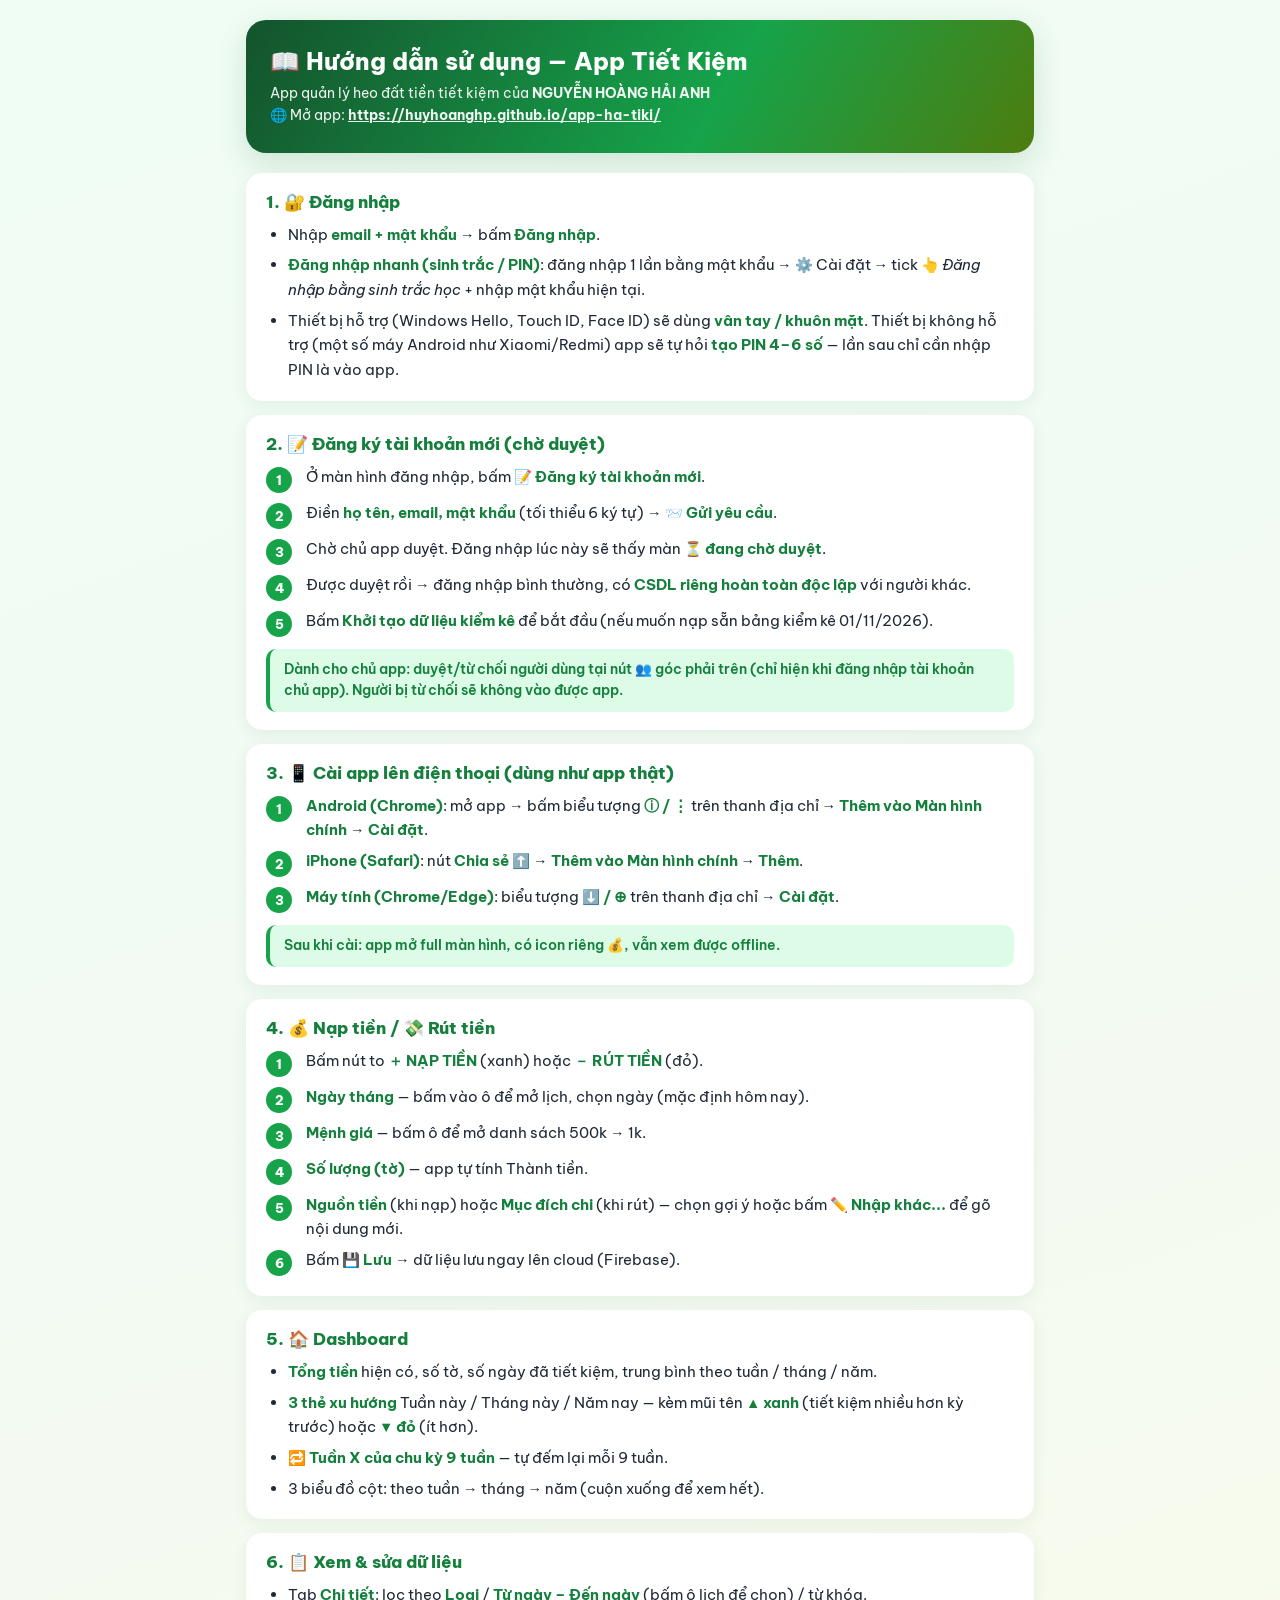
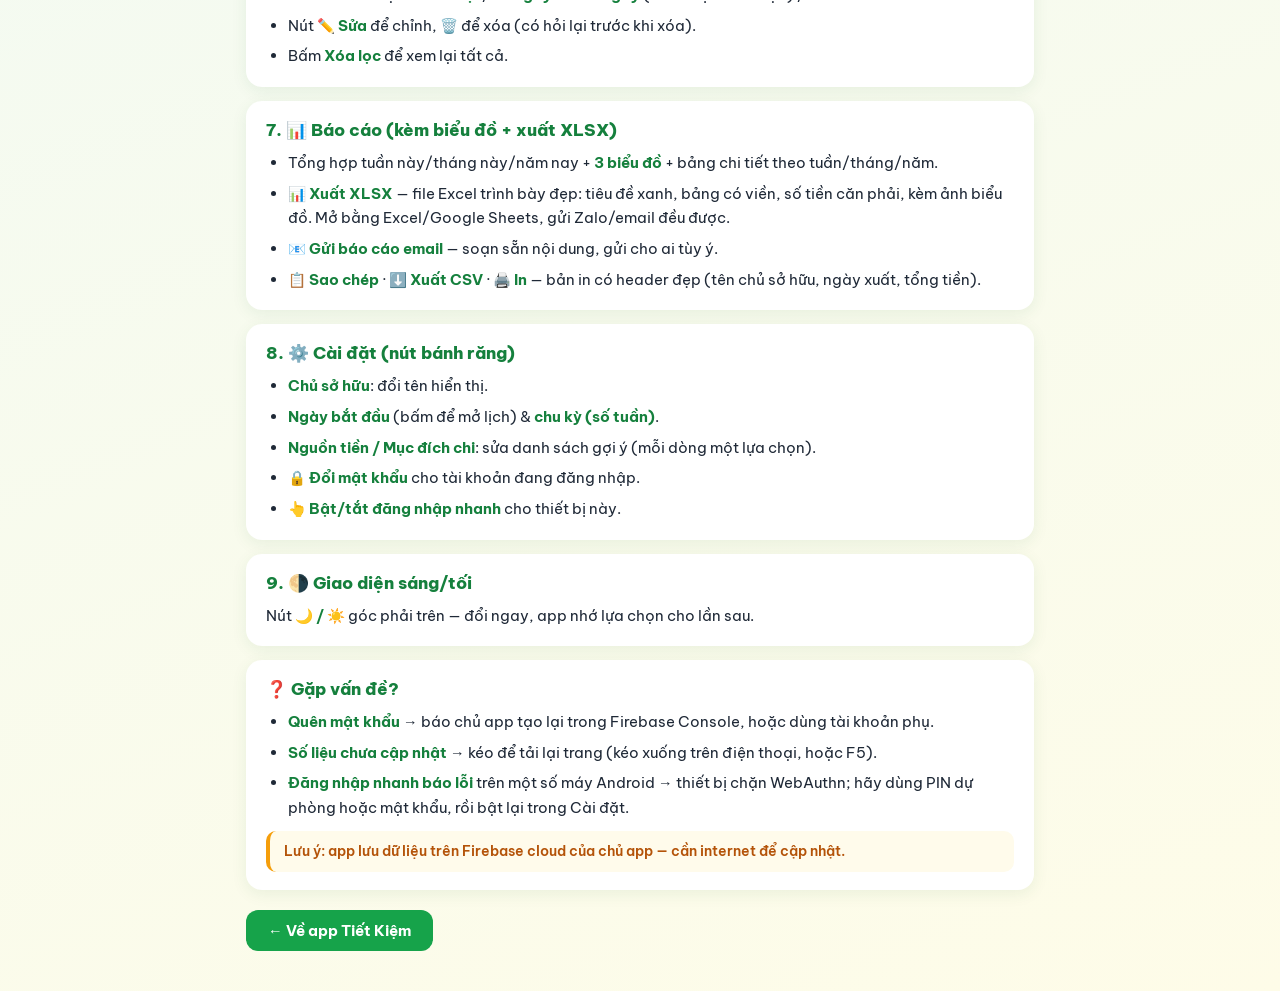
<file: huong-dan.html>
<!DOCTYPE html>
<html lang="vi">
<head>
<meta charset="UTF-8">
<meta name="viewport" content="width=device-width, initial-scale=1.0, viewport-fit=cover">
<meta name="theme-color" content="#16a34a" media="(prefers-color-scheme: light)">
<meta name="theme-color" content="#0c141f" media="(prefers-color-scheme: dark)">
<title>📖 Hướng dẫn sử dụng — App Tiết Kiệm</title>
<link rel="icon" href="icons/icon-192.png">
<link rel="preconnect" href="https://fonts.googleapis.com">
<link rel="preconnect" href="https://fonts.gstatic.com" crossorigin>
<link href="https://fonts.googleapis.com/css2?family=Be+Vietnam+Pro:wght@400;500;600;700;800&display=swap" rel="stylesheet">
<link rel="stylesheet" href="css/style.css">
<style>
.gd-wrap { max-width: 820px; margin: 0 auto; padding: 20px 16px 40px; }
.gd-header {
  background: var(--header-grad); color: #fff; border-radius: 20px;
  padding: 26px 24px; margin-bottom: 20px; box-shadow: var(--shadow-lg);
}
.gd-header h1 { font-size: 24px; font-weight: 800; }
.gd-header p { font-size: 14px; opacity: .93; margin-top: 6px; line-height: 1.6; }
.gd-header a { color: #fff; font-weight: 700; }
.gd-section {
  background: var(--card); border-radius: var(--radius); box-shadow: var(--shadow);
  padding: 18px 20px; margin-bottom: 14px;
}
.gd-section h2 {
  font-size: 17px; font-weight: 800; color: var(--green-dark); margin-bottom: 10px;
  display: flex; align-items: center; gap: 8px;
}
.gd-section p, .gd-section li { font-size: 14.5px; line-height: 1.7; color: var(--text); }
.gd-section ul, .gd-section ol { padding-left: 22px; display: grid; gap: 6px; }
.gd-section b { color: var(--green-dark); }
.gd-tip {
  background: var(--green-light); border-left: 4px solid var(--green);
  border-radius: 10px; padding: 10px 14px; margin-top: 10px;
  font-size: 13.5px; color: var(--green-dark); font-weight: 600; line-height: 1.6;
}
.gd-warn {
  background: var(--empty-bg); border-left: 4px solid var(--gold);
  border-radius: 10px; padding: 10px 14px; margin-top: 10px;
  font-size: 13.5px; color: var(--empty-text); font-weight: 600; line-height: 1.6;
}
.gd-steps { counter-reset: step; list-style: none; padding-left: 0 !important; }
.gd-steps li {
  counter-increment: step; position: relative; padding-left: 40px; min-height: 30px;
}
.gd-steps li::before {
  content: counter(step); position: absolute; left: 0; top: 2px;
  width: 26px; height: 26px; border-radius: 50%; background: var(--green);
  color: #fff; font-weight: 800; font-size: 13px;
  display: flex; align-items: center; justify-content: center;
}
.gd-back {
  display: inline-block; margin-top: 6px; padding: 11px 22px; border-radius: 12px;
  background: var(--green); color: #fff; font-weight: 700; text-decoration: none; font-size: 14.5px;
}
@media (max-width: 640px) {
  .gd-wrap { padding: 12px 10px 30px; }
  .gd-section { padding: 15px 14px; }
  .gd-header { padding: 20px 16px; }
  .gd-header h1 { font-size: 20px; }
}
</style>
</head>
<body>
<div class="gd-wrap">
  <div class="gd-header">
    <h1>📖 Hướng dẫn sử dụng — App Tiết Kiệm</h1>
    <p>App quản lý heo đất tiền tiết kiệm của <b>NGUYỄN HOÀNG HẢI ANH</b><br>
    🌐 Mở app: <a href="https://huyhoanghp.github.io/app-ha-tiki/">https://huyhoanghp.github.io/app-ha-tiki/</a></p>
  </div>

  <div class="gd-section">
    <h2>1. 🔐 Đăng nhập</h2>
    <ul>
      <li>Nhập <b>email + mật khẩu</b> → bấm <b>Đăng nhập</b>.</li>
      <li><b>Đăng nhập nhanh (sinh trắc / PIN)</b>: đăng nhập 1 lần bằng mật khẩu → ⚙️ Cài đặt → tick 👆 <i>Đăng nhập bằng sinh trắc học</i> + nhập mật khẩu hiện tại.</li>
      <li>Thiết bị hỗ trợ (Windows Hello, Touch ID, Face ID) sẽ dùng <b>vân tay / khuôn mặt</b>. Thiết bị không hỗ trợ (một số máy Android như Xiaomi/Redmi) app sẽ tự hỏi <b>tạo PIN 4–6 số</b> — lần sau chỉ cần nhập PIN là vào app.</li>
    </ul>
  </div>

  <div class="gd-section">
    <h2>2. 📝 Đăng ký tài khoản mới (chờ duyệt)</h2>
    <ol class="gd-steps">
      <li>Ở màn hình đăng nhập, bấm <b>📝 Đăng ký tài khoản mới</b>.</li>
      <li>Điền <b>họ tên, email, mật khẩu</b> (tối thiểu 6 ký tự) → <b>📨 Gửi yêu cầu</b>.</li>
      <li>Chờ chủ app duyệt. Đăng nhập lúc này sẽ thấy màn <b>⏳ đang chờ duyệt</b>.</li>
      <li>Được duyệt rồi → đăng nhập bình thường, có <b>CSDL riêng hoàn toàn độc lập</b> với người khác.</li>
      <li>Bấm <b>Khởi tạo dữ liệu kiểm kê</b> để bắt đầu (nếu muốn nạp sẵn bảng kiểm kê 01/11/2026).</li>
    </ol>
    <div class="gd-tip">Dành cho chủ app: duyệt/từ chối người dùng tại nút <b>👥</b> góc phải trên (chỉ hiện khi đăng nhập tài khoản chủ app). Người bị từ chối sẽ không vào được app.</div>
  </div>

  <div class="gd-section">
    <h2>3. 📱 Cài app lên điện thoại (dùng như app thật)</h2>
    <ul class="gd-steps">
      <li><b>Android (Chrome)</b>: mở app → bấm biểu tượng <b>ⓘ / ⋮</b> trên thanh địa chỉ → <b>Thêm vào Màn hình chính</b> → <b>Cài đặt</b>.</li>
      <li><b>iPhone (Safari)</b>: nút <b>Chia sẻ ⬆️</b> → <b>Thêm vào Màn hình chính</b> → <b>Thêm</b>.</li>
      <li><b>Máy tính (Chrome/Edge)</b>: biểu tượng <b>⬇️ / ⊕</b> trên thanh địa chỉ → <b>Cài đặt</b>.</li>
    </ul>
    <div class="gd-tip">Sau khi cài: app mở full màn hình, có icon riêng 💰, vẫn xem được offline.</div>
  </div>

  <div class="gd-section">
    <h2>4. 💰 Nạp tiền / 💸 Rút tiền</h2>
    <ol class="gd-steps">
      <li>Bấm nút to <b>＋ NẠP TIỀN</b> (xanh) hoặc <b>－ RÚT TIỀN</b> (đỏ).</li>
      <li><b>Ngày tháng</b> — bấm vào ô để mở lịch, chọn ngày (mặc định hôm nay).</li>
      <li><b>Mệnh giá</b> — bấm ô để mở danh sách 500k → 1k.</li>
      <li><b>Số lượng (tờ)</b> — app tự tính Thành tiền.</li>
      <li><b>Nguồn tiền</b> (khi nạp) hoặc <b>Mục đích chi</b> (khi rút) — chọn gợi ý hoặc bấm <b>✏️ Nhập khác...</b> để gõ nội dung mới.</li>
      <li>Bấm <b>💾 Lưu</b> → dữ liệu lưu ngay lên cloud (Firebase).</li>
    </ol>
  </div>

  <div class="gd-section">
    <h2>5. 🏠 Dashboard</h2>
    <ul>
      <li><b>Tổng tiền</b> hiện có, số tờ, số ngày đã tiết kiệm, trung bình theo tuần / tháng / năm.</li>
      <li><b>3 thẻ xu hướng</b> Tuần này / Tháng này / Năm nay — kèm mũi tên <b>▲ xanh</b> (tiết kiệm nhiều hơn kỳ trước) hoặc <b>▼ đỏ</b> (ít hơn).</li>
      <li>🔁 <b>Tuần X của chu kỳ 9 tuần</b> — tự đếm lại mỗi 9 tuần.</li>
      <li>3 biểu đồ cột: theo tuần → tháng → năm (cuộn xuống để xem hết).</li>
    </ul>
  </div>

  <div class="gd-section">
    <h2>6. 📋 Xem &amp; sửa dữ liệu</h2>
    <ul>
      <li>Tab <b>Chi tiết</b>: lọc theo <b>Loại</b> / <b>Từ ngày – Đến ngày</b> (bấm ô lịch để chọn) / từ khóa.</li>
      <li>Nút <b>✏️ Sửa</b> để chỉnh, <b>🗑️</b> để xóa (có hỏi lại trước khi xóa).</li>
      <li>Bấm <b>Xóa lọc</b> để xem lại tất cả.</li>
    </ul>
  </div>

  <div class="gd-section">
    <h2>7. 📊 Báo cáo (kèm biểu đồ + xuất XLSX)</h2>
    <ul>
      <li>Tổng hợp tuần này/tháng này/năm nay + <b>3 biểu đồ</b> + bảng chi tiết theo tuần/tháng/năm.</li>
      <li><b>📊 Xuất XLSX</b> — file Excel trình bày đẹp: tiêu đề xanh, bảng có viền, số tiền căn phải, kèm ảnh biểu đồ. Mở bằng Excel/Google Sheets, gửi Zalo/email đều được.</li>
      <li><b>📧 Gửi báo cáo email</b> — soạn sẵn nội dung, gửi cho ai tùy ý.</li>
      <li><b>📋 Sao chép</b> · <b>⬇️ Xuất CSV</b> · <b>🖨️ In</b> — bản in có header đẹp (tên chủ sở hữu, ngày xuất, tổng tiền).</li>
    </ul>
  </div>

  <div class="gd-section">
    <h2>8. ⚙️ Cài đặt (nút bánh răng)</h2>
    <ul>
      <li><b>Chủ sở hữu</b>: đổi tên hiển thị.</li>
      <li><b>Ngày bắt đầu</b> (bấm để mở lịch) &amp; <b>chu kỳ (số tuần)</b>.</li>
      <li><b>Nguồn tiền / Mục đích chi</b>: sửa danh sách gợi ý (mỗi dòng một lựa chọn).</li>
      <li><b>🔒 Đổi mật khẩu</b> cho tài khoản đang đăng nhập.</li>
      <li><b>👆 Bật/tắt đăng nhập nhanh</b> cho thiết bị này.</li>
    </ul>
  </div>

  <div class="gd-section">
    <h2>9. 🌗 Giao diện sáng/tối</h2>
    <p>Nút <b>🌙 / ☀️</b> góc phải trên — đổi ngay, app nhớ lựa chọn cho lần sau.</p>
  </div>

  <div class="gd-section">
    <h2>❓ Gặp vấn đề?</h2>
    <ul>
      <li><b>Quên mật khẩu</b> → báo chủ app tạo lại trong Firebase Console, hoặc dùng tài khoản phụ.</li>
      <li><b>Số liệu chưa cập nhật</b> → kéo để tải lại trang (kéo xuống trên điện thoại, hoặc F5).</li>
      <li><b>Đăng nhập nhanh báo lỗi</b> trên một số máy Android → thiết bị chặn WebAuthn; hãy dùng PIN dự phòng hoặc mật khẩu, rồi bật lại trong Cài đặt.</li>
    </ul>
    <div class="gd-warn">Lưu ý: app lưu dữ liệu trên Firebase cloud của chủ app — cần internet để cập nhật.</div>
  </div>

  <a class="gd-back" href="index.html">← Về app Tiết Kiệm</a>
</div>
</body>
</html>
</file>
<file: css/style.css>
:root {
  --green: #16a34a;
  --green-dark: #15803d;
  --green-light: #dcfce7;
  --gold: #f59e0b;
  --gold-dark: #b45309;
  --red: #ef4444;
  --red-dark: #dc2626;
  --text: #1f2937;
  --muted: #6b7280;
  --card: #ffffff;
  --border: #e5e7eb;
  --input-bg: #ffffff;
  --bg1: #f0fdf4;
  --bg2: #f2faf3;
  --bg3: #fefce8;
  --thead-bg: #dcfce7;
  --stripe: #fafcfa;
  --row-hover: #f0fdf4;
  --tag-nap-bg: #dcfce7;
  --tag-nap-text: #15803d;
  --tag-rut-bg: #fee2e2;
  --tag-rut-text: #dc2626;
  --shadow: 0 4px 16px rgba(22, 101, 52, 0.08);
  --shadow-lg: 0 10px 30px rgba(22, 101, 52, 0.16);
  --header-grad: linear-gradient(120deg, #14532d, #16a34a 60%, #4d7c0f);
  --hero-grad: linear-gradient(120deg, #14532d 0%, #16a34a 70%, #4d7c0f 100%);
  --login-grad: linear-gradient(135deg, #14532d 0%, #16a34a 55%, #65a30d 100%);
  --modal-head-grad: linear-gradient(120deg, #f0fdf4, #fefce8);
  --toast-bg: #111827;
  --toast-text: #ffffff;
  --empty-bg: #fffbeb;
  --empty-text: #b45309;
  --ghost-bg: #f3f4f6;
  --ghost-text: #1f2937;
  --ghost-hover: #e5e7eb;
  --btnsm-bg: #f3f4f6;
  --btnsm-hover: #e5e7eb;
  --chart-grid: rgba(0, 0, 0, 0.05);
  --radius: 16px;
  color-scheme: light;
}

html[data-theme="dark"] {
  --green-dark: #4ade80;
  --green-light: rgba(34, 197, 94, 0.16);
  --gold-dark: #fbbf24;
  --red-dark: #f87171;
  --text: #e6eef7;
  --muted: #93a5b8;
  --card: #16202e;
  --border: #2a3849;
  --input-bg: #101925;
  --bg1: #0c141f;
  --bg2: #0f1a28;
  --bg3: #131f30;
  --thead-bg: rgba(34, 197, 94, 0.14);
  --stripe: #1a2534;
  --row-hover: #1f2c3e;
  --tag-nap-bg: rgba(34, 197, 94, 0.18);
  --tag-nap-text: #86efac;
  --tag-rut-bg: rgba(239, 68, 68, 0.18);
  --tag-rut-text: #fca5a5;
  --shadow: 0 4px 16px rgba(0, 0, 0, 0.35);
  --shadow-lg: 0 10px 30px rgba(0, 0, 0, 0.5);
  --header-grad: linear-gradient(120deg, #052e16, #166534 60%, #365314);
  --hero-grad: linear-gradient(120deg, #052e16 0%, #15803d 70%, #3f6212 100%);
  --login-grad: linear-gradient(135deg, #052e16 0%, #14532d 55%, #233c06 100%);
  --modal-head-grad: linear-gradient(120deg, rgba(34, 197, 94, 0.12), rgba(245, 158, 11, 0.08));
  --toast-bg: #2b3849;
  --toast-text: #ffffff;
  --empty-bg: rgba(245, 158, 11, 0.12);
  --empty-text: #fbbf24;
  --ghost-bg: #223045;
  --ghost-text: #e6eef7;
  --ghost-hover: #2c3c53;
  --btnsm-bg: #223045;
  --btnsm-hover: #2c3c53;
  --chart-grid: rgba(255, 255, 255, 0.08);
  color-scheme: dark;
}

* { box-sizing: border-box; margin: 0; padding: 0; -webkit-tap-highlight-color: transparent; }

body {
  font-family: 'Be Vietnam Pro', 'Segoe UI', Arial, sans-serif;
  background: linear-gradient(160deg, var(--bg1) 0%, var(--bg2) 40%, var(--bg3) 100%);
  color: var(--text);
  min-height: 100vh;
  transition: background 0.25s, color 0.25s;
}

button, .tab, .btn, .btn-action, .btn-icon, .btn-sm { touch-action: manipulation; }

.hidden { display: none !important; }

/* ============ LOGIN ============ */
.login-screen {
  position: fixed; inset: 0; z-index: 100;
  background: var(--login-grad);
  display: flex; align-items: center; justify-content: center; padding: 20px;
}
.login-card {
  background: var(--card); border-radius: 24px; box-shadow: var(--shadow-lg);
  padding: 40px 36px; width: 100%; max-width: 400px; text-align: center;
}
.login-logo { font-size: 56px; }
.login-card h1 { font-size: 24px; font-weight: 800; color: var(--green-dark); margin: 8px 0 4px; }
.login-sub { color: var(--muted); font-size: 14px; margin-bottom: 24px; }
.login-card input {
  width: 100%; padding: 13px 16px; margin-bottom: 14px;
  border: 1.5px solid var(--border); border-radius: 12px; font-size: 15px; font-family: inherit;
  background: var(--input-bg); color: var(--text);
}
.login-card input:focus { outline: none; border-color: var(--green); }
.login-error {
  margin-top: 12px; padding: 10px 12px; border-radius: 10px;
  background: rgba(239, 68, 68, 0.15); color: var(--red-dark); font-size: 13px;
}
.login-notice {
  margin-top: 12px; padding: 10px 12px; border-radius: 10px;
  background: var(--green-light); color: var(--green-dark); font-size: 13px; font-weight: 600; line-height: 1.5;
}
.linklike {
  background: none; border: none; color: var(--green-dark); font-family: inherit;
  font-size: 13.5px; font-weight: 700; cursor: pointer; margin-top: 16px; padding: 8px;
}
.linklike:hover { text-decoration: underline; }
.tag-wait { background: rgba(245, 158, 11, 0.18); color: var(--gold-dark); }
.bio-divider { display: flex; align-items: center; gap: 12px; color: var(--muted); font-size: 12.5px; margin: 6px 0 14px; }
.bio-divider::before, .bio-divider::after { content: ''; flex: 1; height: 1px; background: var(--border); }
.bio-email { color: var(--muted); font-size: 12.5px; margin-top: 10px; }

/* ============ HEADER ============ */
.header {
  background: var(--header-grad);
  color: #fff; box-shadow: var(--shadow);
}
.header-inner {
  max-width: 1100px; margin: 0 auto; padding: 14px 20px;
  display: flex; align-items: center; justify-content: space-between; gap: 12px;
}
.brand { display: flex; align-items: center; gap: 12px; min-width: 0; }
.brand-icon { font-size: 34px; }
.brand-title { font-size: 19px; font-weight: 800; letter-spacing: .3px; }
.brand-owner {
  font-size: 13px; opacity: .92; font-weight: 600;
  white-space: nowrap; overflow: hidden; text-overflow: ellipsis;
}
.header-right { display: flex; gap: 8px; }
.btn-icon {
  background: rgba(255,255,255,.16); border: none; color: #fff;
  width: 40px; height: 40px; border-radius: 12px; font-size: 18px; cursor: pointer;
  transition: background .15s, transform .15s;
}
.btn-icon:hover { background: rgba(255,255,255,.3); transform: translateY(-1px); }

/* ============ TABS ============ */
.tabs {
  max-width: 1100px; margin: 16px auto 0; padding: 0 20px;
  display: flex; gap: 8px; flex-wrap: wrap;
}
.tab {
  border: none; background: var(--card); color: var(--muted); font-family: inherit;
  padding: 11px 22px; border-radius: 999px; font-size: 15px; font-weight: 600; cursor: pointer;
  box-shadow: var(--shadow); transition: all .15s;
}
.tab:hover { color: var(--green-dark); }
.tab.active { background: var(--green); color: #fff; }

/* ============ LAYOUT ============ */
.main { max-width: 1100px; margin: 0 auto; padding: 20px; }
.tab-panel { display: none; animation: fadeIn .25s; }
.tab-panel.active { display: block; }
@keyframes fadeIn { from { opacity: 0; transform: translateY(6px); } to { opacity: 1; transform: none; } }
.panel-title { font-size: 22px; font-weight: 800; color: var(--green-dark); margin-bottom: 16px; }

/* ============ HERO ============ */
.hero {
  background: var(--hero-grad);
  border-radius: 22px; padding: 28px 30px; color: #fff;
  display: flex; align-items: center; justify-content: space-between; gap: 20px; flex-wrap: wrap;
  box-shadow: var(--shadow-lg); margin-bottom: 20px;
}
.hero-label { font-size: 13px; font-weight: 700; letter-spacing: 1.5px; opacity: .9; }
.hero-amount { font-size: 46px; font-weight: 800; margin: 6px 0; text-shadow: 0 2px 8px rgba(0,0,0,.18); }
.hero-sub { font-size: 14px; opacity: .92; font-weight: 500; }
.hero-actions { display: flex; gap: 14px; flex-wrap: wrap; }

/* ============ BIG ACTION BUTTONS ============ */
.btn-action {
  border: none; cursor: pointer; font-family: inherit;
  color: #fff; font-weight: 800; font-size: 19px; letter-spacing: .5px;
  padding: 20px 38px; border-radius: 16px;
  box-shadow: 0 8px 20px rgba(0,0,0,.22);
  transition: transform .15s, box-shadow .15s, filter .15s;
}
.btn-action.big { font-size: 22px; padding: 30px 46px; }
.btn-action:hover { transform: translateY(-3px) scale(1.02); filter: brightness(1.07); box-shadow: 0 12px 26px rgba(0,0,0,.28); }
.btn-action:active { transform: translateY(0) scale(.99); }
.btn-nap { background: linear-gradient(135deg, #16a34a, #22c55e); }
.btn-rut { background: linear-gradient(135deg, #dc2626, #f97316); }

/* ============ CARDS ============ */
.cards {
  display: grid; grid-template-columns: repeat(auto-fit, minmax(170px, 1fr));
  gap: 14px; margin-bottom: 24px;
}
.stat-card {
  background: var(--card); border-radius: var(--radius); padding: 18px;
  box-shadow: var(--shadow); border-top: 4px solid var(--green);
  transition: transform .15s, box-shadow .15s;
}
.stat-card:hover { transform: translateY(-3px); box-shadow: var(--shadow-lg); }
.stat-card.gold { border-top-color: var(--gold); }
.stat-card.red { border-top-color: var(--red); }
.stat-icon { font-size: 22px; }
.stat-value { font-size: 21px; font-weight: 800; margin-top: 6px; color: var(--green-dark); word-break: break-word; }
.stat-card.gold .stat-value { color: var(--gold-dark); }
.stat-label { font-size: 12.5px; color: var(--muted); font-weight: 600; margin-top: 3px; }

/* ============ CHARTS ============ */
.chart-section {
  background: var(--card); border-radius: var(--radius); box-shadow: var(--shadow);
  padding: 20px 22px; margin-bottom: 18px;
}
.chart-section h2 { font-size: 16px; font-weight: 700; color: var(--green-dark); margin-bottom: 12px; }
.chart-box { position: relative; height: 300px; }

/* ============ PANELS ============ */
.panel-card {
  background: var(--card); border-radius: var(--radius); box-shadow: var(--shadow);
  padding: 20px 22px; margin-bottom: 16px;
}
.panel-card h3 { font-size: 16px; font-weight: 700; color: var(--green-dark); margin-bottom: 12px; }
.tip-card { border-left: 5px solid var(--gold); }
.tip-card p { color: var(--muted); font-size: 14.5px; line-height: 1.6; }
.quick-actions { display: flex; gap: 16px; flex-wrap: wrap; margin-bottom: 20px; }

.today-list .tx-row, .detail-table-wrap .tx-row { display: flex; justify-content: space-between; gap: 10px; padding: 10px 4px; border-bottom: 1px dashed var(--border); font-size: 14.5px; }
.today-list .tx-row:last-child { border-bottom: none; }
.tx-plus { color: var(--green-dark); font-weight: 700; }
.tx-minus { color: var(--red-dark); font-weight: 700; }
.tx-meta { color: var(--muted); font-size: 13px; }
.empty-note { color: var(--muted); font-size: 14px; padding: 8px 0; }

/* ============ EMPTY BANNER ============ */
.empty-banner {
  background: var(--empty-bg); border: 1.5px dashed var(--gold);
  border-radius: var(--radius); padding: 18px 20px; margin-bottom: 18px;
  display: flex; align-items: center; justify-content: space-between; gap: 14px; flex-wrap: wrap;
  font-size: 14.5px; color: var(--empty-text); font-weight: 600;
}

/* ============ FILTERS ============ */
.filters { display: flex; gap: 10px; flex-wrap: wrap; margin-bottom: 16px; }
.filters select, .filters input {
  padding: 10px 12px; border: 1.5px solid var(--border); border-radius: 10px;
  font-family: inherit; font-size: 14px; background: var(--input-bg); color: var(--text);
}
.filters input[type="text"] { flex: 1; min-width: 180px; }
.filters select:focus, .filters input:focus { outline: none; border-color: var(--green); }
.filters input::placeholder { color: var(--muted); }

/* ============ TABLES ============ */
.table-card { padding: 10px 12px 14px; }
.table-scroll { overflow-x: auto; }
table { width: 100%; border-collapse: collapse; font-size: 14px; }
th, td { padding: 10px 12px; text-align: left; white-space: nowrap; }
thead th {
  background: var(--thead-bg); color: var(--green-dark);
  font-weight: 700; font-size: 13px; text-transform: uppercase; letter-spacing: .4px;
  position: sticky; top: 0;
}
tbody tr:nth-child(even) { background: var(--stripe); }
tbody tr:hover { background: var(--row-hover); }
td.num, th.num { text-align: right; }
tfoot th { background: var(--thead-bg); color: var(--green-dark); }
.tag { display: inline-block; padding: 3px 10px; border-radius: 999px; font-size: 12px; font-weight: 700; }
.tag-nap { background: var(--tag-nap-bg); color: var(--tag-nap-text); }
.tag-rut { background: var(--tag-rut-bg); color: var(--tag-rut-text); }
.btn-sm {
  border: none; cursor: pointer; font-family: inherit;
  padding: 6px 10px; border-radius: 8px; font-size: 13px; font-weight: 600;
  background: var(--btnsm-bg); color: var(--text); transition: background .15s;
}
.btn-sm:hover { background: var(--btnsm-hover); }
.btn-sm.del:hover { background: var(--tag-rut-bg); color: var(--red-dark); }
.table-summary {
  margin-top: 12px; padding: 12px 14px; background: var(--green-light);
  border-radius: 10px; font-size: 14px; font-weight: 700; color: var(--green-dark);
  display: flex; gap: 20px; flex-wrap: wrap;
}

/* ============ REPORT ============ */
.report-period {
  display: grid; grid-template-columns: repeat(auto-fit, minmax(200px, 1fr));
  gap: 14px; margin-bottom: 16px;
}
.report-actions { display: flex; gap: 10px; flex-wrap: wrap; margin-top: 6px; }

/* ============ BUTTONS ============ */
.btn {
  border: none; cursor: pointer; font-family: inherit; font-weight: 700;
  padding: 12px 22px; border-radius: 12px; font-size: 14.5px;
  transition: transform .12s, filter .12s;
}
.btn:hover { transform: translateY(-1px); filter: brightness(1.05); }
.btn-primary { background: var(--green); color: #fff; }
.btn-gold { background: var(--gold); color: #fff; }
.btn-danger { background: var(--red); color: #fff; }
.btn-ghost { background: var(--ghost-bg); color: var(--ghost-text); }
.btn-block { width: 100%; }
.btn:disabled { opacity: .55; cursor: not-allowed; transform: none; }

/* ============ MODAL ============ */
.modal-backdrop {
  position: fixed; inset: 0; z-index: 90;
  background: rgba(0, 0, 0, .55); backdrop-filter: blur(3px);
  display: flex; align-items: center; justify-content: center; padding: 20px;
}
.modal {
  background: var(--card); border-radius: 20px; width: 100%; max-width: 460px;
  box-shadow: var(--shadow-lg); max-height: 92vh; overflow-y: auto;
  animation: pop .2s;
}
.modal-wide { max-width: 580px; }
.modal-small { max-width: 360px; }
@keyframes pop { from { opacity: 0; transform: scale(.95); } to { opacity: 1; transform: scale(1); } }
.modal-header {
  padding: 18px 24px; font-size: 18px; font-weight: 800; color: var(--green-dark);
  border-bottom: 1px solid var(--border);
  background: var(--modal-head-grad);
  border-radius: 20px 20px 0 0;
}
.modal-body { padding: 22px 24px; display: flex; flex-direction: column; gap: 14px; }
.modal-body label, .modal-body .field { font-size: 13.5px; font-weight: 600; color: var(--muted); display: flex; flex-direction: column; gap: 6px; }
.modal-body input, .modal-body select, .modal-body textarea {
  padding: 11px 14px; border: 1.5px solid var(--border); border-radius: 10px;
  font-family: inherit; font-size: 15px; color: var(--text); background: var(--input-bg);
}
.modal-body input:focus, .modal-body select:focus, .modal-body textarea:focus { outline: none; border-color: var(--green); }
.modal-body input::placeholder, .modal-body textarea::placeholder { color: var(--muted); }
.modal-body textarea { resize: vertical; font-size: 14px; }
.st-row { display: grid; grid-template-columns: 1fr 1fr; gap: 12px; }
.st-row .btn { align-self: end; }
.st-divider {
  margin-top: 6px; padding-top: 14px; border-top: 1px dashed var(--border);
  font-size: 14px; font-weight: 800; color: var(--green-dark);
}
.tx-amount {
  background: var(--green-light); color: var(--green-dark);
  padding: 12px 16px; border-radius: 10px; font-weight: 800; font-size: 17px; text-align: center;
}
.modal-actions { display: flex; gap: 10px; justify-content: flex-end; margin-top: 4px; }
.modal-body p { font-size: 15px; line-height: 1.55; }
.bio-toggle-row { display: flex; flex-direction: row !important; align-items: center; gap: 10px !important; cursor: pointer; font-size: 14px !important; color: var(--text) !important; }
.bio-toggle-row input { width: 18px; height: 18px; accent-color: var(--green); }
.bio-note { font-size: 12.5px; color: var(--muted); line-height: 1.5; }

/* ============ TOAST ============ */
.toast {
  position: fixed; bottom: 28px; left: 50%; transform: translateX(-50%);
  background: var(--toast-bg); color: var(--toast-text); padding: 13px 24px; border-radius: 12px;
  font-size: 14.5px; font-weight: 600; box-shadow: var(--shadow-lg); z-index: 120;
  animation: toastIn .25s;
  border: 1px solid var(--border);
}
@keyframes toastIn { from { opacity: 0; transform: translate(-50%, 12px); } to { opacity: 1; transform: translate(-50%, 0); } }

/* ============ FOOTER ============ */
.footer { text-align: center; color: var(--muted); font-size: 13px; padding: 22px 0 28px; }
.footer-link { color: var(--green-dark); font-weight: 600; text-decoration: none; }
.footer-link:hover { text-decoration: underline; }

/* ============ COMBO (droplist tự xây) ============ */
.combo { position: relative; }
.combo-input {
  width: 100%; padding: 11px 40px 11px 14px;
  border: 1.5px solid var(--border); border-radius: 10px;
  font-family: inherit; font-size: 15px; color: var(--text); background: var(--input-bg);
  cursor: pointer;
}
.combo-input:focus { outline: none; border-color: var(--green); }
.combo-btn {
  position: absolute; right: 6px; top: 50%; transform: translateY(-50%);
  width: 30px; height: 30px; display: flex; align-items: center; justify-content: center;
  color: var(--muted); font-size: 12px; pointer-events: none;
  background: var(--ghost-bg); border-radius: 8px;
}
.combo-menu {
  position: absolute; top: calc(100% + 6px); left: 0; right: 0; z-index: 60;
  background: var(--card); border: 1.5px solid var(--border); border-radius: 12px;
  box-shadow: var(--shadow-lg); max-height: 250px; overflow-y: auto; padding: 6px;
}
.combo-item {
  padding: 11px 12px; border-radius: 8px; font-size: 14.5px; cursor: pointer;
  color: var(--text); transition: background .12s; font-weight: 500;
}
.combo-item:hover { background: var(--row-hover); }
.combo-custom {
  color: var(--green-dark); font-weight: 700;
  border-top: 1px dashed var(--border); margin-top: 4px;
}
.filters .combo { flex: 1; min-width: 150px; }
.filters .combo-input { min-height: 44px; padding: 8px 36px 8px 12px; }

/* ============ DATE WRAP (lịch tự xây) ============ */
.date-wrap { position: relative; }
.date-field {
  width: 100%; padding: 11px 40px 11px 14px;
  border: 1.5px solid var(--border); border-radius: 10px;
  font-family: inherit; font-size: 15px; color: var(--text); background: var(--input-bg);
  cursor: pointer;
}
.date-field:focus { outline: none; border-color: var(--green); }
.date-field::placeholder { color: var(--muted); }
.date-ico {
  position: absolute; right: 10px; top: 50%; transform: translateY(-50%);
  font-size: 16px; pointer-events: none;
}
.filters .date-wrap { flex: 1; min-width: 130px; }
.filters .date-field { min-height: 44px; padding: 8px 36px 8px 12px; }

/* ============ CALENDAR ============ */
.cal-nav { display: flex; align-items: center; justify-content: space-between; }
.cal-title { font-weight: 800; font-size: 16px; color: var(--green-dark); }
.cal-nav .btn-icon { background: var(--ghost-bg); color: var(--text); }
.cal-nav .btn-icon:hover { background: var(--ghost-hover); transform: none; }
.cal-grid { display: grid; grid-template-columns: repeat(7, 1fr); gap: 4px; }
.cal-dow {
  text-align: center; font-size: 11.5px; font-weight: 700; color: var(--muted);
  padding: 6px 0; text-transform: uppercase;
}
.cal-day {
  text-align: center; border-radius: 10px; font-size: 14px; font-weight: 600;
  cursor: pointer; color: var(--text); transition: background .12s;
  min-height: 38px; display: flex; align-items: center; justify-content: center;
}
.cal-day:hover { background: var(--row-hover); }
.cal-day.cal-empty { pointer-events: none; }
.cal-day.cal-today { border: 1.5px solid var(--green); color: var(--green-dark); }
.cal-day.cal-selected { background: var(--green); color: #fff; }
.cal-actions { justify-content: space-between; }

/* ============ PIN MODAL ============ */
.pin-sub { font-size: 13.5px; color: var(--muted); line-height: 1.55; }
#pin-input, #pin-input2 {
  text-align: center; letter-spacing: 6px; font-size: 20px !important; font-weight: 700;
}

/* ============ TREND CARDS ============ */
.trend-cards {
  display: grid; grid-template-columns: repeat(auto-fit, minmax(170px, 1fr));
  gap: 14px; margin-bottom: 24px;
}
.trend-card {
  background: var(--card); border-radius: var(--radius); padding: 14px 16px;
  box-shadow: var(--shadow); border-left: 4px solid var(--gold);
}
.trend-card.trend-up { border-left-color: var(--green); }
.trend-card.trend-down { border-left-color: var(--red); }
.trend-head { font-size: 13px; font-weight: 700; color: var(--muted); }
.trend-net { font-size: 20px; font-weight: 800; margin-top: 4px; }
.trend-delta { font-size: 12.5px; font-weight: 700; margin-top: 2px; color: var(--gold-dark); }
.trend-up .trend-delta { color: var(--green-dark); }
.trend-down .trend-delta { color: var(--red-dark); }
.trend-meta { font-size: 11.5px; color: var(--muted); margin-top: 4px; }

/* ============ PRINT HEADER ============ */
.print-header { display: none; }

/* ============ RESPONSIVE ============ */
@media (max-width: 640px) {
  .hero { flex-direction: column; align-items: stretch; text-align: center; }
  .hero-amount { font-size: 34px; }
  .hero-actions { justify-content: center; }
  .btn-action, .btn-action.big { width: 100%; font-size: 19px; padding: 18px 0; }
  .tab { padding: 11px 16px; font-size: 14px; min-height: 40px; }
  .chart-box { height: 240px; }
  .st-row { grid-template-columns: 1fr; }

  .header-inner { padding: calc(10px + env(safe-area-inset-top, 0px)) 14px 10px; }
  .brand-icon { font-size: 28px; }
  .brand-title { font-size: 16px; }
  .brand-owner { font-size: 11.5px; }
  .btn-icon { width: 38px; height: 38px; font-size: 16px; }
  .main { padding: 14px; }
  .hero { padding: 20px 16px; }
  .cards { gap: 10px; }
  .stat-card { padding: 14px; }
  .stat-value { font-size: 18px; }

  input, select, textarea { font-size: 16px !important; }
  .login-card { padding: 30px 22px; }
  .login-card input { font-size: 16px; }

  .filters select, .filters input { min-height: 44px; padding: 8px 10px; }
  .btn { min-height: 44px; }

  .table-card { padding: 6px 6px 10px; }
  #detail-table th, #detail-table td { padding: 8px 6px; font-size: 12.5px; }
  #detail-table th:nth-child(3), #detail-table td:nth-child(3),
  #detail-table th:nth-child(4), #detail-table td:nth-child(4),
  #detail-table th:nth-child(6), #detail-table td:nth-child(6),
  #detail-table th:nth-child(7), #detail-table td:nth-child(7) { display: none; }
  .btn-sm { padding: 5px 7px; font-size: 11.5px; }
  .report-table th, .report-table td { padding: 7px 8px; font-size: 12px; }
  .table-summary { font-size: 12.5px; gap: 12px; padding: 10px 12px; }

  .modal { border-radius: 18px; }
  .modal-body { padding: 16px 18px; }
  .modal-header { padding: 14px 18px; font-size: 16px; }
  .panel-card { padding: 16px; }
  .chart-section { padding: 16px; }
  .footer { padding-bottom: calc(22px + env(safe-area-inset-bottom, 0px)); }
}

/* ============ PRINT ============ */
@media print {
  body { background: #fff; color: #111; }
  :root { --text: #111827; --muted: #4b5563; --card: #fff; }
  .header, .tabs, .footer, .no-print, .toast, .modal-backdrop, .hero-actions, .panel-title { display: none !important; }
  .tab-panel { display: none !important; }
  #tab-baocao { display: block !important; }
  .print-header {
    display: block !important;
    text-align: center; margin-bottom: 20px;
    border-bottom: 3px double #15803d; padding-bottom: 14px;
  }
  .print-header h1 { font-size: 22px; color: #15803d; letter-spacing: 1.5px; }
  #print-meta { font-size: 13px; color: #374151; margin-top: 10px; line-height: 1.7; }
  .panel-card, .chart-section { box-shadow: none; border: 1px solid #d1d5db; page-break-inside: avoid; }
  .report-table th, .report-table td { border: 1px solid #d1d5db; }
}
</file>
